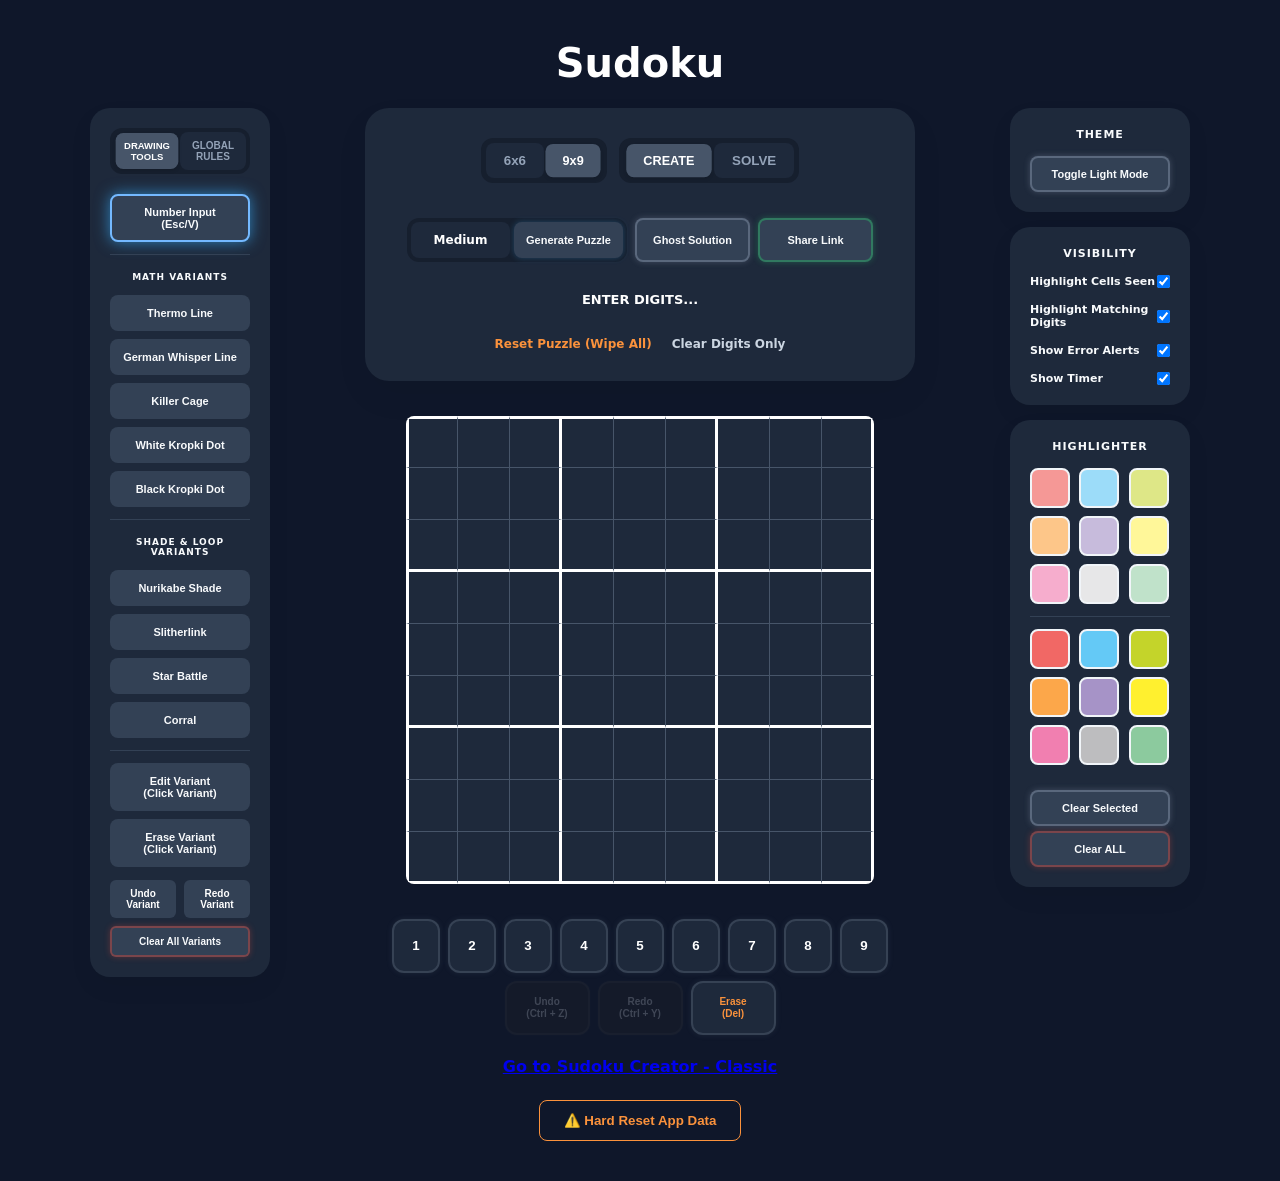
<file: index.html>
<!DOCTYPE html>
<html lang="en">
<head>
    <meta charset="UTF-8">
    <meta name="viewport" content="width=device-width, initial-scale=1.0, maximum-scale=1.0, user-scalable=no">
    <title>Sudoku Logic V1</title>
    <link rel="stylesheet" href="style.css">
    <link rel="icon" href="https://fav.farm/🧩">
</head>

<body class="dark-mode">
    
    <script>
        try {
            const saved = localStorage.getItem('sudoku_autosave');
            if (saved) {
                const data = JSON.parse(saved);
                if (data.darkMode === false) {
                    document.body.classList.remove('dark-mode');
                }
            }
        } catch(e) {}
    </script>
    
    <div id="mobile-overlay" onclick="closeMobileMenu()"></div>
  
    <div id="mobile-toolbar">
        <button id="toolbar-variants-btn" class="toolbar-btn" onclick="openMobileMenu('variants')">✏️ Tools & Rules</button>
        <button class="toolbar-btn" onclick="openMobileMenu('colors')">🖍️ Highlighter</button>
        <button class="toolbar-btn" onclick="openMobileMenu('settings')">⚙️ Settings</button>
    </div>
    
    <h1><span id="puzzle-title" contenteditable="true" spellcheck="false" title="Click to rename your puzzle">Sudoku Logic</span> <span id="difficulty-badge" class="diff-medium">Medium</span></h1>
    
    <div id="app-container">
  
        <div id="left-panel">
            <div class="tool-section" id="variant-tools-panel">
                
                <div class="toggle-group" style="width: 100%; display: flex; padding: 4px; margin-bottom: 5px;">
                    <button id="tab-btn-drawing" class="active" style="flex: 1; padding: 8px 0; font-size: 10px;" onclick="setLeftTab('drawing')">DRAWING TOOLS</button>
                    <button id="tab-btn-rules" style="flex: 1; padding: 8px 0; font-size: 10px;" onclick="setLeftTab('rules')">GLOBAL RULES</button>
                </div>

                <div id="tab-drawing" style="display: flex; flex-direction: column; gap: 8px;">
                    <button id="tool-pointer" class="variant-tool-btn active" onclick="setTool('pointer')">Number Input<br>(Esc/V)</button>
                    
                    <hr class="tool-divider">

                    <h3 style="margin: 5px 0; font-size: 9px;">Math Variants</h3>

                    <div style="display: flex; flex-direction: column; gap: 8px;">
                        
                        <button id="tool-thermo" class="variant-tool-btn" onclick="setTool('thermo')">Thermo Line</button>
                        <button id="tool-whisper" class="variant-tool-btn" onclick="setTool('whisper')">German Whisper Line</button>
                        <button id="tool-killer" class="variant-tool-btn" onclick="setTool('killer')">Killer Cage</button>
                        <button id="tool-kropki-white" class="variant-tool-btn" onclick="setTool('kropki-white')">White Kropki Dot</button> 
                        <button id="tool-kropki-black" class="variant-tool-btn" onclick="setTool('kropki-black')">Black Kropki Dot</button>
                    </div>
                    
                    <hr class="tool-divider">

                    <h3 style="margin: 5px 0; font-size: 9px;">Shade & Loop Variants</h3>

                    <div style="display: flex; flex-direction: column; gap: 8px;">
                    
                        <button id="tool-nurikabe" class="variant-tool-btn" onclick="setTool('nurikabe')">Nurikabe Shade</button>
                        <button id="tool-slitherlink" class="variant-tool-btn" disabled>Slitherlink</button>
                        <button id="tool-starbattle" class="variant-tool-btn" disabled>Star Battle</button>
                        <button id="tool-corral" class="variant-tool-btn" disabled>Corral</button>
                    </div>
                    
                    <hr class="tool-divider">
                    
                    <button id="tool-edit" class="variant-tool-btn" onclick="setTool('edit')">Edit Variant<br>(Click Variant)</button>
                    <button id="tool-eraser" class="variant-tool-btn" onclick="setTool('eraser')">Erase Variant<br>(Click Variant)</button>
                    
                    <div style="display: flex; gap: 8px; margin-top: 5px;">
                        <button id="btn-undo-variant" class="variant-action-btn" style="flex: 1;" onclick="undoVariant()">Undo Variant</button>
                        <button id="btn-redo-variant" class="variant-action-btn" style="flex: 1;" onclick="redoVariant()">Redo Variant</button>
                    </div>
                    
                    <button id="btn-clear-variants" class="variant-action-btn danger" onclick="clearVariantGraphics()">Clear All Variants</button>
                </div>

                <div id="tab-rules" style="display: none; flex-direction: column; gap: 8px;">
                    <h3 style="margin: 5px 0 0 0; color: var(--text-main);">Global Variant Rules</h3>
                    <label class="switch-label">Anti-Knight <input type="checkbox" id="toggle-anti-knight" onchange="toggleAntiKnight()"></label>
                    <label class="switch-label">Anti-King <input type="checkbox" id="toggle-anti-king" onchange="toggleAntiKing()"></label>

                    <hr class="tool-divider" style="margin: 5px 0;">
                    
                    <h3 style="margin: 0; color: var(--text-main);">Grid Modifications</h3>  
                    
                    <label class="switch-label">Jigsaw Regions <input type="checkbox" id="toggle-jigsaw" onchange="toggleJigsawMode()"></label>
                    <label class="switch-label">Suguru Regions <input type="checkbox" id="toggle-suguru" onchange="toggleSuguruMode()"></label>
                    <button id="tool-region" class="variant-tool-btn" style="display: none;" onclick="setTool('region')">Region Painter</button>
                    <button id="btn-reset-regions" class="variant-action-btn danger" style="display: none; margin-bottom: 4px;" onclick="resetRegions()">Reset Regions</button>
                    
                    <label class="switch-label">Fog of War <input type="checkbox" id="toggle-fog" onchange="toggleFogMode()"></label>
                    <button id="tool-fog" class="variant-tool-btn" style="display: none;" onclick="setTool('fog')">☁️ Paint Fog</button>
                    <button id="tool-fog-link" class="variant-tool-btn" style="display: none;" onclick="setTool('fog-link')">🔗 Fog Linker</button>
                    <button id="btn-clear-fog" class="variant-action-btn danger" style="display: none; margin-bottom: 4px;" onclick="clearFogData()">Clear All Fog</button>
                    
                    <label class="switch-label">Torus Mode <input type="checkbox" id="toggle-shift" onchange="toggleShiftMode()"></label>
                    <button id="btn-scramble-torus" class="variant-action-btn active" style="display: none; margin-top: 4px; width: 100%; background: #9b59b6; color: white;" onclick="generateTorusPuzzle()">🎲 Generate Torus</button>
                    <button id="tool-lock" class="variant-tool-btn" style="display: none; margin-top: 4px;" onclick="setTool('lock')">🔒 Lock/Unlock Cell</button>
                    
                    <label class="switch-label">Show Perimeter Cells <input type="checkbox" id="toggle-outer-clues" onchange="toggleOuterClues()"></label>
                    
                    <hr class="tool-divider" style="margin: 5px 0;">
                    
                    <h3 style="margin: 0; color: var(--text-main);">Perimeter Rules</h3>
                    <label class="switch-label">Sandwich Sums <input type="checkbox" id="rule-sandwich" onchange="togglePerimeterRule()"></label>
                    <label class="switch-label">Skyscrapers <input type="checkbox" id="rule-skyscraper" onchange="togglePerimeterRule()"></label>
                    <label class="switch-label">Frames <input type="checkbox" id="rule-frames" onchange="togglePerimeterRule()"></label>
                    <label class="switch-label">Numbered Rooms <input type="checkbox" id="rule-rooms" onchange="togglePerimeterRule()"></label>
                </div>

            </div>

            <div class="tool-section" id="game-rules-panel" style="display: none; margin-top: 15px;">
                <h3>Game Rules</h3>
                <ul id="game-rules-list" style="margin: 0; padding-left: 20px; font-size: 0.85rem; color: var(--text-main); line-height: 1.5; text-align: left;">
                </ul>
            </div>
            
            <div class="tool-section mobile-theme-only" style="margin-top: 15px; width: 100%;">
                <h3>Theme</h3>
                <button class="clear-color-btn btn-theme" style="width: 100%;" onclick="toggleDarkMode()">Toggle Light Mode</button>
            </div>    
        </div>

        <div class="game-column">
            <div class="main-card">
                <div class="row">
                    <div class="toggle-group" id="size-selector">
                        <button id="size6" onclick="setGridSize(6)">6x6</button>
                        <button id="size9" class="active" onclick="setGridSize(9)">9x9</button>
                    </div>
                    <div class="toggle-group">
                        <button id="modeCreate" class="active" onclick="setAppMode('create')">CREATE</button>
                        <button id="modeSolve" onclick="setAppMode('solve')">SOLVE</button>
                    </div>
                    <div id="timer" style="display:none; font-size: 22px; font-weight: 800;">00:00</div>
                    <button id="pause-btn" class="btn" style="display:none; padding: 10px 15px;" onclick="togglePause()">Pause</button>
                </div>
                    
                <div id="gen-controls" style="display: grid; grid-template-columns: repeat(4, 1fr); gap: 8px; width: 100%; max-width: calc(var(--cell-size) * 9); margin: 15px auto 0 auto;">
                    <div class="toggle-group" style="grid-column: span 2; display: flex; padding: 4px; gap: 4px;">
                        <div class="custom-dropdown" id="diff-wrapper">
                            <input type="hidden" id="diff" value="medium">
                            
                            <div id="diff-selected" onclick="toggleDropdown()">Medium</div>
                            <div id="diff-options" class="dropdown-content">
                                <div onclick="selectDiff('easy')">Easy</div>
                                <div onclick="selectDiff('medium')">Medium</div>
                                <div onclick="selectDiff('hard')">Hard</div>
                            </div>
                        </div>
                        <button id="gen-btn" class="btn gen-action-btn" style="flex: 1; margin: 0; padding: 8px 5px;" onclick="generateNew()">Generate Puzzle</button>
                    </div>
                    
                    <button id="ghost-btn" class="btn gen-action-btn" style="width: 100%; margin: 0; padding: 8px 5px;" onclick="toggleGhost()">Ghost Solution</button>
                    <button id="export-btn" class="btn gen-action-btn" style="width: 100%; margin: 0; padding: 8px 5px;" onclick="exportPuzzleLink()">Share Link</button>
                </div>
            
                <div id="status-label" style="font-size: 13px; font-weight: 800; text-transform: uppercase; min-height: 1.5em; margin-top: 10px;">Enter Digits...</div>
                
                <div style="display: flex; gap: 20px; font-size: 12px; margin-top: 5px;">
                    
                    <div id="create-mode-actions" style="display: flex; gap: 20px;">
                        <a href="#" style="color: var(--danger); text-decoration: none; font-weight: 600;" onclick="handleClearAllCreate()">Reset Puzzle (Wipe All)</a>
                        <a href="#" class="util-link" style="text-decoration: none; font-weight: 600;" onclick="handleClearDigitsCreate()">Clear Digits Only</a>
                    </div>
                    
                    <div id="solve-mode-actions" style="display: none; gap: 20px;">
                        <a href="#" style="color: var(--danger); text-decoration: none; font-weight: 600;" onclick="handleResetSolve()">Reset Puzzle (Restart)</a>
                        
                        <a href="#" id="clear-inputs-link" class="util-link" style="text-decoration: none; font-weight: 600;" onclick="handleClearUserInputs()">Clear User Inputs</a>
                        
                        <a href="#" id="clean-pencils-link" class="util-link" style="text-decoration: none; font-weight: 600;" onclick="handleClearPencils()">Clear Pencils Only</a>
                        <a href="#" id="btn-autofill-pencils" class="util-link" style="display:none; text-decoration: none; font-weight: 600;" onclick="autoFillPencils()">Auto-Fill Pencils</a>
                    </div>
            
                </div>
            </div>

            <div id="grid-wrapper">
                <div id="grid" class="grid"></div>
                <div id="torus-grid" style="display: none; position: absolute; top: 0; left: 0; width: 100%; height: 100%; overflow: hidden; background: transparent; z-index: 5; pointer-events: none;"></div>
                <div id="variant-overlay"></div>
                <svg id="svg-layer"></svg>
                
                <div id="pause-overlay" class="overlay">
                    <h2>Game Paused</h2>
                    <button class="btn btn-primary" style="margin-top:15px;" onclick="togglePause()">Resume</button>
                </div>
                <div id="win-overlay" class="overlay">
                    <h2 style="color: var(--success); font-size: 34px; margin-bottom: 5px;">SOLVED!</h2>
                    <p id="final-time" style="margin-bottom: 10px; font-weight: 800; font-size: 18px;"></p>
                    <div style="display: flex; flex-direction: column; gap: 8px; width: 90%;">
                        <button class="btn btn-primary" style="background: var(--success);" onclick="restartSameLevel()">Play Again (Same Board)</button>
                        
                        <div class="win-grid" style="display: grid; grid-template-columns: repeat(3, 1fr); gap: 5px; width: 100%;">
                            <div class="win-grid-label">New 6x6 Game</div>
                            
                            <button class="btn btn-secondary" style="padding: 10px 2px; font-size: 10px; background: #64748b; color: white; border:none; border-radius: 8px;" onclick="generateWithDiff(6, 'easy')">Easy</button>
                            <button class="btn btn-secondary" style="padding: 10px 2px; font-size: 10px; background: #64748b; color: white; border:none; border-radius: 8px;" onclick="generateWithDiff(6, 'medium')">Medium</button>
                            <button class="btn btn-secondary" style="padding: 10px 2px; font-size: 10px; background: #64748b; color: white; border:none; border-radius: 8px;" onclick="generateWithDiff(6, 'hard')">Hard</button>
                            
                            <div class="win-grid-label">New 9x9 Game</div>
                            
                            <button class="btn btn-secondary" style="padding: 10px 2px; font-size: 10px; background: #64748b; color: white; border:none; border-radius: 8px;" onclick="generateWithDiff(9, 'easy')">Easy</button>
                            <button class="btn btn-secondary" style="padding: 10px 2px; font-size: 10px; background: #64748b; color: white; border:none; border-radius: 8px;" onclick="generateWithDiff(9, 'medium')">Medium</button>
                            <button class="btn btn-secondary" style="padding: 10px 2px; font-size: 10px; background: #64748b; color: white; border:none; border-radius: 8px;" onclick="generateWithDiff(9, 'hard')">Hard</button>
                        </div>
                
                        <button class="btn btn-secondary" style="background: #64748b; color: white; border:none; padding: 12px; border-radius: 10px;" onclick="hideWinOverlay()">View My Solve</button>
                        <button class="btn btn-secondary" style="background: var(--dark); color: white; border:none; padding: 12px; border-radius: 10px;" onclick="exitToCreate()">Back to Create Mode</button>
                    </div>
                </div>
                <div id="return-win-btn" onclick="showWinOverlay()" style="display:none; ">Show Result Options</div>
            </div> <div class="numpad" id="numpad" style="margin-top: 30px; width: 100%;"></div>
            
            <a href="classic.html" class="btn btn-secondary">Go to Sudoku Creator - Classic</a>
            <button class="btn btn-secondary" 
                    style="margin-top: 10px; color: var(--danger); border: 1px solid var(--danger); background: transparent;" 
                    onclick="hardResetApp()">
                ⚠️ Hard Reset App Data
            </button>
            
        </div> 
        
        <div class="side-panel">

            <div class="tool-section desktop-theme-only" style="margin: 0; width: 100%;">
                <h3>Theme</h3>
                <button class="clear-color-btn btn-theme" style="width: 100%;" onclick="toggleDarkMode()">Toggle Light Mode</button>
            </div>
                
            <div class="tool-section">
                <h3>Visibility</h3>
                <label class="switch-label">Highlight Cells Seen <input type="checkbox" id="toggle-seen" checked onchange="updateUI()"></label>
                <label class="switch-label">Highlight Matching Digits <input type="checkbox" id="toggle-match" checked onchange="updateUI()"></label>
                <label class="switch-label">Show Error Alerts <input type="checkbox" id="toggle-errors" checked onchange="updateUI()"></label>
                <label class="switch-label">Show Timer <input type="checkbox" id="toggle-timer" checked onchange="toggleTimerVis()"></label>
            </div>
            
            <div class="tool-section" style="margin: 0; width: 100%;">
                <h3>Highlighter</h3>
                <div class="color-grid" id="highlighter-tools" style="margin-bottom: 10px;"></div>
                <div style="display: flex; flex-direction: column; gap: 5px;">
                    <button class="clear-color-btn" onclick="applyColor(null)">Clear Selected</button>
                    <button id="clear-all-btn" class="clear-color-btn" onclick="clearAllHighlights()">Clear ALL</button>
                </div>
            </div>
        </div>
    </div> 
    <canvas id="confetti"></canvas>

    <script type="module" src="./src/advanced-main.js"></script>
</body>
</html>
</file>
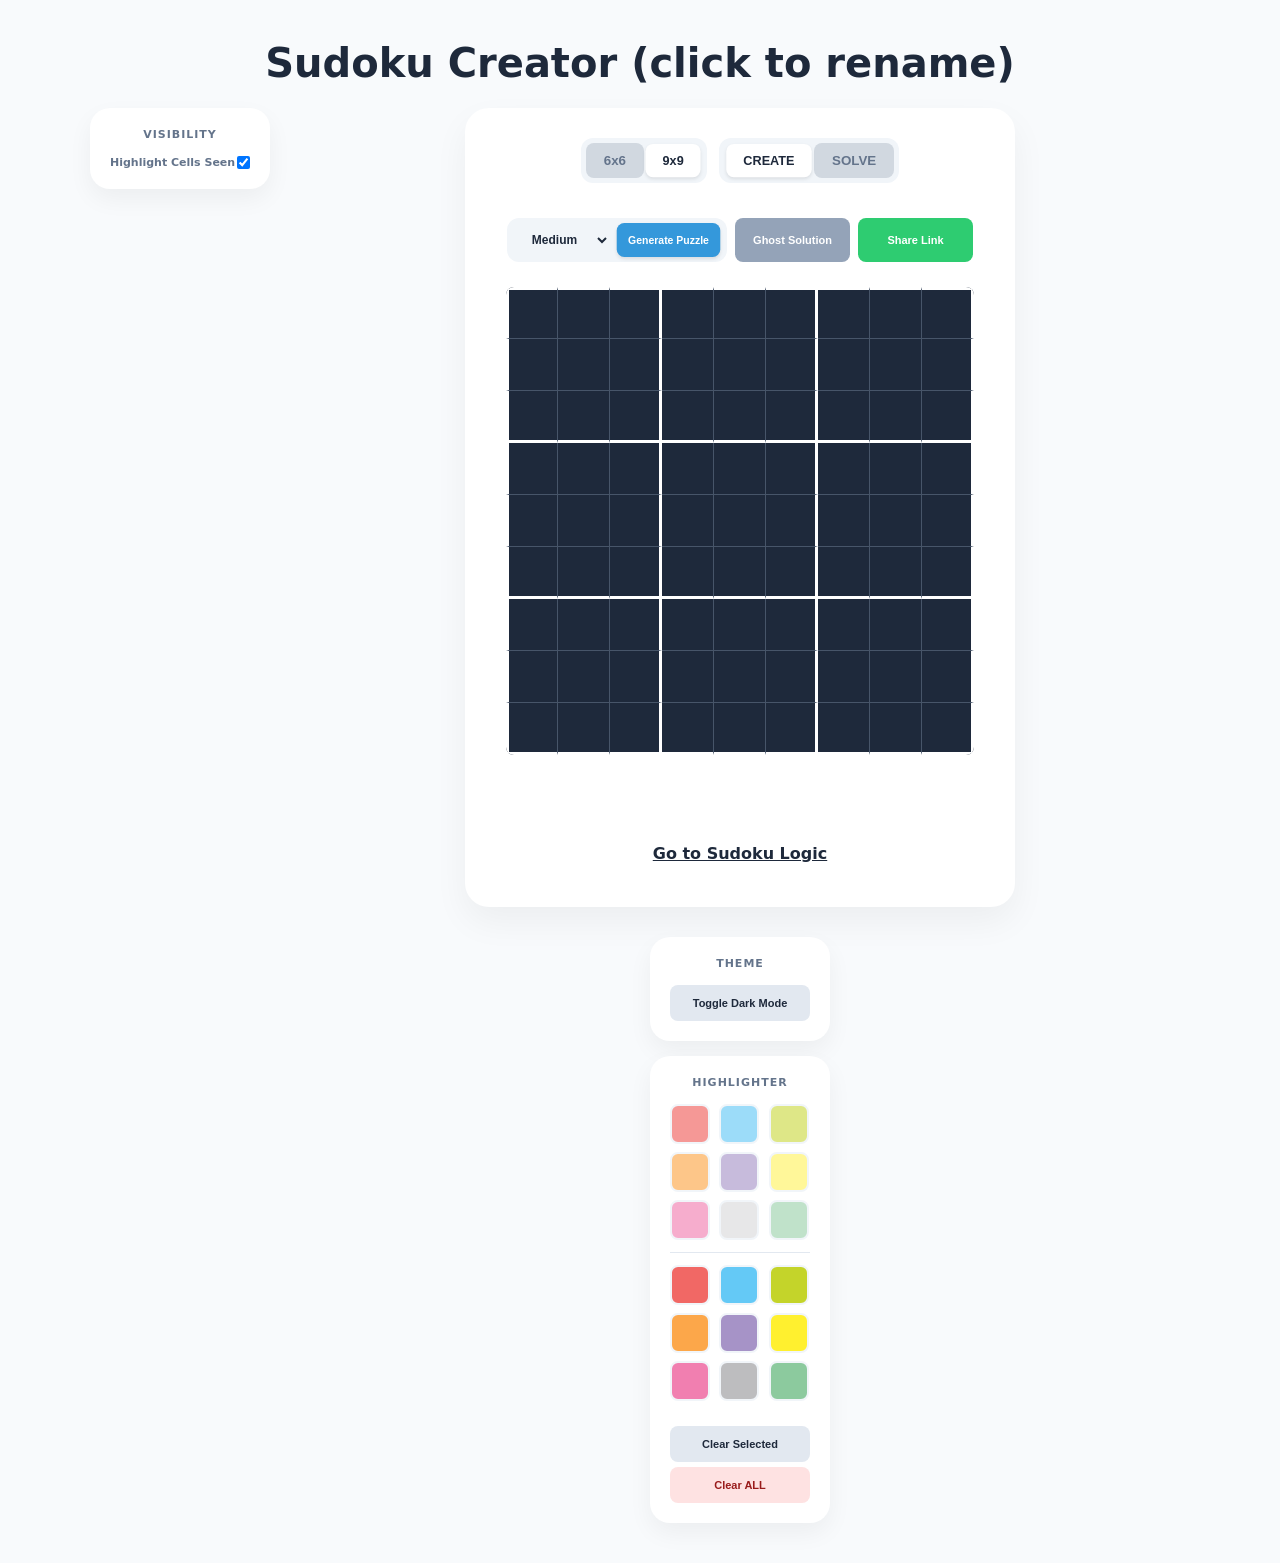
<file: classic.html>
<!DOCTYPE html>
<html lang="en">
<head>
    <meta charset="UTF-8">
    <meta name="viewport" content="width=device-width, initial-scale=1.0, maximum-scale=1.0, user-scalable=no">
    <title>Sudoku Creator - Classic V1</title>
    <link rel="stylesheet" href="style.css">
    <link rel="icon" href="https://fav.farm/🧩">
</head>
<body>
    <div id="mobile-overlay" onclick="closeMobileMenu()"></div>
    <div id="mobile-toolbar">
        <button class="toolbar-btn" onclick="openMobileMenu('colors')">🖍️ Highlighter</button>
        <button class="toolbar-btn" onclick="openMobileMenu('settings')">⚙️ Settings</button>
    </div>

    <h1><span id="puzzle-title" contenteditable="true" spellcheck="false" title="Click to rename your puzzle">Sudoku Creator (click to rename)</span> <span id="difficulty-badge" class="diff-medium">Medium</span></h1>
    
    <div id="app-container">
        
        <div id="left-panel">
            <div class="tool-section">
                <h3>Visibility</h3>
                <label class="switch-label">Highlight Cells Seen <input type="checkbox" id="toggle-seen" checked onchange="updateUI()"></label>
            </div>
            
            <div class="tool-section mobile-theme-only" style="margin-top: 15px; width: 100%;">
                <h3>Theme</h3>
                <button class="clear-color-btn btn-theme" style="width: 100%;" onclick="toggleDarkMode()">Toggle Dark Mode</button>
            </div>
            
        </div>

        <div class="game-column">
            <div class="main-card">
                <div class="row">
                    <div class="toggle-group" id="size-selector">
                        <button id="size6" onclick="setGridSize(6)">6x6</button>
                        <button id="size9" class="active" onclick="setGridSize(9)">9x9</button>
                    </div>
                    <div class="toggle-group">
                        <button id="modeCreate" class="active" onclick="setAppMode('create')">CREATE</button>
                        <button id="modeSolve" onclick="setAppMode('solve')">SOLVE</button>
                    </div>
                    <div id="timer" style="display:none; font-size: 22px; font-weight: 800;">00:00</div>
                    <button id="pause-btn" class="btn" style="display:none; padding: 10px 15px;" onclick="togglePause()">Pause</button>
                </div>

                <div id="gen-controls" style="display: grid; grid-template-columns: repeat(4, 1fr); gap: 8px; width: 100%; max-width: calc(var(--cell-size) * 9); margin: 15px auto 0 auto;">
                    <div class="toggle-group" style="grid-column: span 2; display: flex; padding: 4px; gap: 4px;">
                        <select id="diff" style="flex: 1; background: transparent; border: none; text-align: center; text-align-last: center; font-weight: 800; cursor: pointer; color: var(--text-main); font-size: 12px; outline: none;">
                            <option value="easy">Easy</option>
                            <option value="medium" selected>Medium</option>
                            <option value="hard">Hard</option>
                        </select>
                        <button id="gen-btn" class="btn gen-action-btn active" style="flex: 1; margin: 0; padding: 8px 5px;" onclick="generateNew()">Generate Puzzle</button>
                    </div>
                
                    <button id="ghost-btn" class="btn gen-action-btn" style="width: 100%; margin: 0; padding: 8px 5px;" onclick="toggleGhost()">Ghost Solution</button>
                    <button id="export-btn" class="btn gen-action-btn" style="width: 100%; margin: 0; padding: 8px 5px;" onclick="exportPuzzleLink()">Share Link</button>
                </div>

            <div id="grid-wrapper">
                <div id="grid" class="grid"></div>
                <div id="pause-overlay" class="overlay">
                    <h2>Game Paused</h2>
                    <button class="btn btn-primary" style="margin-top:15px;" onclick="togglePause()">Resume</button>
                </div>
                <div id="win-overlay" class="overlay">
                    <h2 style="color: var(--success); font-size: 34px; margin-bottom: 5px;">SOLVED!</h2>
                    <p id="final-time" style="margin-bottom: 10px; font-weight: 800; font-size: 18px;"></p>
                    <div style="display: flex; flex-direction: column; gap: 8px; width: 90%;">
                        <button class="btn btn-primary" style="background: var(--success);" onclick="restartSameLevel()">Play Again (Same Board)</button>
                        
                        <div class="win-grid" style="display: grid; grid-template-columns: repeat(3, 1fr); gap: 5px; width: 100%;">
                            <div class="win-grid-label">New 6x6 Game</div>
                            
                            <button class="btn btn-secondary" style="padding: 10px 2px; font-size: 10px; background: #64748b; color: white; border:none; border-radius: 8px;" onclick="generateWithDiff(6, 'easy')">Easy</button>
                            <button class="btn btn-secondary" style="padding: 10px 2px; font-size: 10px; background: #64748b; color: white; border:none; border-radius: 8px;" onclick="generateWithDiff(6, 'medium')">Medium</button>
                            <button class="btn btn-secondary" style="padding: 10px 2px; font-size: 10px; background: #64748b; color: white; border:none; border-radius: 8px;" onclick="generateWithDiff(6, 'hard')">Hard</button>
                            
                            <div class="win-grid-label">New 9x9 Game</div>
                            
                            <button class="btn btn-secondary" style="padding: 10px 2px; font-size: 10px; background: #64748b; color: white; border:none; border-radius: 8px;" onclick="generateWithDiff(9, 'easy')">Easy</button>
                            <button class="btn btn-secondary" style="padding: 10px 2px; font-size: 10px; background: #64748b; color: white; border:none; border-radius: 8px;" onclick="generateWithDiff(9, 'medium')">Medium</button>
                            <button class="btn btn-secondary" style="padding: 10px 2px; font-size: 10px; background: #64748b; color: white; border:none; border-radius: 8px;" onclick="generateWithDiff(9, 'hard')">Hard</button>
                        </div>
                
                        <button class="btn btn-secondary" style="background: #64748b; color: white; border:none; padding: 12px; border-radius: 10px;" onclick="hideWinOverlay()">View My Solve</button>
                        <button class="btn btn-secondary" style="background: var(--dark); color: white; border:none; padding: 12px; border-radius: 10px;" onclick="exitToCreate()">Back to Create Mode</button>
                    </div>
                </div>
                <div id="return-win-btn" onclick="showWinOverlay()" style="display:none; ...">Show Result Options</div>
            </div> <div class="numpad" id="numpad" style="margin-top: 30px; width: 100%;"></div>
                    
            <a href="index.html" class="btn btn-secondary">Go to Sudoku Logic</a>
          
        </div> 
           
        <div class="side-panel">

            <div class="tool-section desktop-theme-only" style="margin: 0; width: 100%;">
                <h3>Theme</h3>
                <button class="clear-color-btn btn-theme" style="width: 100%;" onclick="toggleDarkMode()">Toggle Dark Mode</button>
            </div>

            <div class="tool-section" style="margin: 0; width: 100%;">
                <h3>Highlighter</h3>
                <div class="color-grid" id="highlighter-tools" style="margin-bottom: 10px;"></div>
                <div style="display: flex; flex-direction: column; gap: 5px;">
                    <button class="clear-color-btn" onclick="applyColor(null)">Clear Selected</button>
                    <button id="clear-all-btn" class="clear-color-btn" onclick="clearAllHighlights()">Clear ALL</button>
                </div>
            </div>
        
        </div>
    </div> 
    <canvas id="confetti"></canvas>

    <script type="module" src="./src/classic-main.js"></script>
</body>
</html>
</file>
<file: style.css>
:root {
    --cell-size: 52px; 
    --bg-color: #f8fafc; 
    --primary: #000000;
    --danger: #e74c3c; 
    --dark: #1e293b; 
    --success: #2ecc71;
    --card-bg: white; 
    --text-main: #1e293b;
    --grid-line: #1e293b;
    --pencil-active: #f1c40f;
}

body.dark-mode {
    --bg-color: #0f172a; 
    --primary: #ffffff;
    --danger: #fb923c;
    --card-bg: #1e293b;
    --text-main: #ffffff;
    --grid-line: #ffffff; 
}

* { box-sizing: border-box; margin: 0; padding: 0; }
body { 
    font-family: 'Inter', system-ui, sans-serif; background: var(--bg-color); 
    display: flex; flex-direction: column; align-items: center; 
    padding: 40px 20px; color: var(--text-main); transition: background 0.3s;
}

/* NUCLEAR ZOOM LOCK: Prevents double-tap zooming on all interactive elements */
button, select, input, a { touch-action: manipulation !important; }

h1 { margin-bottom: 20px; font-size: 2.5rem; color: var(--text-main); display: flex; align-items: center; gap: 10px; }

/* --- EDITABLE PUZZLE TITLE --- */
#puzzle-title {
    outline: none;
    border-bottom: 2px dashed transparent;
    transition: border-color 0.2s;
    cursor: text;
}

#puzzle-title:hover { border-bottom-color: #cbd5e1; }
body.dark-mode #puzzle-title:hover { border-bottom-color: #475569; }
#puzzle-title:focus { border-bottom-color: var(--primary); }

/* =========================================
   APP LAYOUT (THE 3-COLUMN LOCK)
========================================= */

#app-container { 
    display: flex; 
    flex-direction: row;     /* FORCE ROW LAYOUT */
    flex-wrap: nowrap;       /* STRICTLY PREVENT STACKING */
    gap: 20px; 
    align-items: flex-start; 
    justify-content: center; 
    max-width: 1100px; 
    width: 100%; 
}

#left-panel { 
    flex: 0 0 180px; /* Rigid 180px width, no shrinking/growing */
    width: 180px;
    display: flex; 
    flex-direction: column; 
    gap: 15px; 
}

.side-panel {
    flex: 0 0 180px; /* Rigid 180px width, no shrinking/growing */
    width: 180px;
    display: flex; 
    flex-direction: column; 
    gap: 15px;
    background: transparent;
    box-shadow: none;
    padding: 0;
}

.game-column { 
    flex: 1 1 auto; /* Allow growth, but respect min-width */
    min-width: 0;   /* CRITICAL: Prevents flex children from blowing out the layout */
    display: flex; 
    flex-direction: column; 
    align-items: center; 
}

.tool-section {
    background: var(--card-bg); 
    padding: 20px; 
    border-radius: 20px;
    box-shadow: 0 10px 25px rgba(0,0,0,0.05); 
    width: 100%; 
    display: flex; 
    flex-direction: column; 
    gap: 15px;
}

.tool-section h3 { font-size: 11px; text-transform: uppercase; letter-spacing: 1px; color: #64748b; text-align: center; }
body.dark-mode .tool-section h3 { color: #f8fafc; }

.main-card {
    background: var(--card-bg); 
    padding: 30px; 
    border-radius: 24px;
    box-shadow: 0 15px 35px rgba(0,0,0,0.05); 
    width: 100%; 
    max-width: 550px;
    display: flex; 
    flex-direction: column; 
    gap: 20px; 
    align-items: center; 
    margin-bottom: 30px;
}

/* =========================================
   UI COMPONENTS
========================================= */

.switch-label { display: flex; align-items: center; justify-content: space-between; font-size: 11px; font-weight: 800; cursor: pointer; color: #64748b; }
body.dark-mode .switch-label { color: #f8fafc; }
.color-grid { display: grid; grid-template-columns: repeat(3, 1fr); gap: 8px; }

/* --- HIGHLIGHTER COLOR SWATCHES --- */
.color-btn { 
    width: 40px; height: 40px; border-radius: 8px; border: 2px solid #f1f5f9; cursor: pointer; 
    transition: all 0.2s cubic-bezier(0.4, 0, 0.2, 1); 
}
.color-btn:hover { transform: translateY(-2px); box-shadow: 0 4px 8px rgba(0, 0, 0, 0.08); }
.color-btn:active { transform: translateY(1px); box-shadow: none; }

/* --- HIGHLIGHTER & THEME CLEAR BUTTONS --- */
.clear-color-btn { 
    padding: 10px; font-size: 11px; font-weight: 700; background: #e2e8f0; color: var(--text-main);
    border: 2px solid transparent; border-radius: 8px; cursor: pointer; transition: all 0.2s cubic-bezier(0.4, 0, 0.2, 1);
}
.clear-color-btn:hover { background: #cbd5e1; transform: translateY(-2px); box-shadow: 0 4px 8px rgba(0,0,0,0.08); }
.clear-color-btn:active { transform: translateY(1px); box-shadow: none; }

#clear-all-btn { background: #fee2e2; color: #991b1b; }
#clear-all-btn:hover { background: #fecaca; }

body.dark-mode .clear-color-btn, body.dark-mode #clear-all-btn { background: #334155; color: #f8fafc; }
body.dark-mode .clear-color-btn:hover, body.dark-mode #clear-all-btn:hover { background: #475569; }

body.dark-mode .clear-color-btn { border-color: rgba(148, 163, 184, 0.4); box-shadow: 0 0 6px rgba(148, 163, 184, 0.3); }
body.dark-mode #clear-all-btn { border-color: rgba(231, 76, 60, 0.4); box-shadow: 0 0 6px rgba(231, 76, 60, 0.3); }
body.dark-mode .clear-color-btn:hover { border-color: #cbd5e1; box-shadow: 0 0 15px rgba(148, 163, 184, 0.8); }
body.dark-mode #clear-all-btn:hover { border-color: #f1948a; box-shadow: 0 0 15px rgba(231, 76, 60, 0.8); }

/* =========================================
   GRID & LAYERS
========================================= */

#grid-wrapper { 
    padding: 5px; border-radius: 8px; position: relative;
    display: flex; flex-direction: column; align-items: center; touch-action: none; 
}

#svg-layer {
    position: absolute; top: 0; left: 0; width: 100%; height: 100%;
    pointer-events: none; z-index: 10; overflow: visible !important;
}

.grid { display: grid; overflow: hidden; border-radius: 8px; }

.cell {
    width: var(--cell-size); height: var(--cell-size); box-sizing: border-box;
    min-width: 50px; min-height: 50px; background-color: var(--card-bg);
    display: flex; align-items: center; justify-content: center;
    font-size: 24px; font-weight: 700; cursor: pointer; user-select: none; position: relative;
    color: var(--text-main); transition: background 0.1s; touch-action: none;
}

/* --- PERIMETER CLUE CELLS --- */
.clue-cell {
    width: var(--cell-size); height: var(--cell-size); display: flex; align-items: center; justify-content: center;
    font-size: 24px; font-weight: 700; color: var(--text-main); cursor: pointer; user-select: none;
    transition: background 0.2s, border 0.2s; border-radius: 6px; box-sizing: border-box; border: 1px solid transparent; 
}
.clue-cell.active-clue { border: 1px solid var(--grid-line); border-radius: 0; }
.clue-cell:hover { background: rgba(100, 116, 139, 0.1); }
.clue-corner { width: var(--cell-size); height: var(--cell-size); pointer-events: none; }

body.dark-mode .clue-cell { color: #f8fafc; }
body.dark-mode .clue-cell:hover { background: rgba(248, 250, 252, 0.1); }

/* --- KROPKI DOTS --- */
.kropki-dot { transition: all 0.2s; r: 5px !important; stroke-width: 1.5px !important; }
body.dark-mode .kropki-dot[fill="black"], body.dark-mode .kropki-dot[fill="#000000"] {
    stroke: var(--grid-line) !important; stroke-width: 2px !important;
}

.n-btn, .btn, .variant-tool-btn, .clear-color-btn, .color-btn { touch-action: manipulation; }

/* Cell Number Colors */
.cell.given { color: #64748b; }
.cell.user { color: var(--primary); font-style: italic; }
.cell.error { color: var(--danger) !important; }
.cell.selected { z-index: 2; outline: none; }
body.dark-mode .cell.given { color: #38bdf8; font-weight: 800; }
body.dark-mode .cell.user { color: #f8fafc; }
body.dark-mode .cell.error { color: #fb923c !important; }

/* Pencil Mark Colors */
.pencil-grid { display: grid; grid-template-columns: repeat(3, 1fr); width: 100%; height: 100%; position: absolute; pointer-events: none; padding: 18%; box-sizing: border-box; }
.pencil-num { font-size: 10px; color: #000000; display: flex; align-items: center; justify-content: center; font-weight: bold; line-height: 1; }
.pencil-num.error { font-size: 9px; color: var(--danger) !important; font-weight: bold; }
body.dark-mode .pencil-num { font-size: 10px; color: #f8fafc; font-weight: bold; line-height: 1; }
body.dark-mode .pencil-num.error { font-size: 9px; color: #fb923c !important; font-weight: bold; }

/* =========================================
   CONTROLS & BUTTONS
========================================= */

.row { display: flex; gap: 12px; align-items: center; justify-content: center; width: 100%; }

.toggle-group { display: flex; background: #f1f5f9; border-radius: 12px; padding: 5px; }
body.dark-mode .toggle-group { background: #161f2e; }

.toggle-group button { 
    border: none; padding: 10px 18px; border-radius: 8px; cursor: pointer; font-weight: 600; 
    background: #d1d8e0; color: #64748b; transition: all 0.2s;
}
body.dark-mode .toggle-group button { background: #1e293b; color: #94a3b8; }

.toggle-group button:not(.active):hover { color: var(--dark); }
body.dark-mode .toggle-group button:not(.active):hover { color: #ffffff; }

.toggle-group button.active { 
    background: white; color: var(--dark); pointer-events: none; box-shadow: 0 2px 4px rgba(0,0,0,0.1); transform: scale(0.95);
}
body.dark-mode .toggle-group button.active { background: #475569; color: white; }

.btn { 
    padding: 12px 24px; cursor: pointer; border-radius: 8px; border: 2px solid transparent; 
    font-weight: 700; transition: all 0.2s cubic-bezier(0.4, 0, 0.2, 1); text-align: center;
}
.btn:hover { transform: translateY(-2px); box-shadow: 0 4px 8px rgba(0, 0, 0, 0.08); }
.btn:active { transform: translateY(1px); box-shadow: none; }
.btn-primary { background: #3498db; color: #ffffff; }
body.dark-mode .btn-primary:hover { box-shadow: 0 0 15px rgba(52, 152, 219, 0.8); border-color: #74b9ff; }

/* --- GENERATOR CONTROLS --- */
#gen-controls {
    display: flex !important; justify-content: center;  gap: 8px; width: 100%;
    max-width: calc(var(--cell-size) * 9) !important; margin: 15px auto 0 auto !important;
}
#gen-controls > .gen-action-btn {
    flex: 0 0 115px !important; width: 115px !important; height: 44px !important; padding: 0 !important; 
    display: flex; align-items: center; justify-content: center; box-sizing: border-box;
}
#gen-controls .toggle-group { 
    flex: 0 0 220px !important; width: 220px !important; height: 44px !important; box-sizing: border-box; margin: 0 !important;
}

.gen-toggle-pill { grid-column: span 2; display: flex; background: #f1f5f9; border-radius: 8px; padding: 4px; gap: 4px; }
body.dark-mode .gen-toggle-pill { background: #1e293b; }

.gen-toggle-pill select { flex: 1; background: transparent; border: none; outline: none; color: var(--text-main); font-weight: bold; cursor: pointer; text-align: center; text-align-last: center; }
.gen-toggle-pill button { flex: 1; background: #ffffff; border: none; border-radius: 6px; color: var(--text-main); font-weight: bold; font-size: 12px; cursor: pointer; box-shadow: 0 2px 4px rgba(0,0,0,0.05); }
body.dark-mode .gen-toggle-pill button { background: #334155; color: #f8fafc; }

.gen-action-btn { padding: 12px; font-size: 11px; }

#gen-btn { background: #3498db; color: white; }
#ghost-btn { background: #94a3b8; color: white; }
#export-btn { background: var(--success); color: white; }

#gen-btn:hover { background: #2980b9; }
#ghost-btn:hover { background: #7f8fa6; }
#export-btn:hover { background: #27ae60; }

body.dark-mode #gen-btn, body.dark-mode #ghost-btn, body.dark-mode #export-btn { background: #334155; color: #f8fafc; }
body.dark-mode #gen-btn:hover, body.dark-mode #ghost-btn:hover, body.dark-mode #export-btn:hover { background: #475569; }

body.dark-mode #gen-btn { border-color: rgba(52, 152, 219, 0.4); box-shadow: 0 0 6px rgba(52, 152, 219, 0.3); }
body.dark-mode #ghost-btn { border-color: rgba(148, 163, 184, 0.4); box-shadow: 0 0 6px rgba(148, 163, 184, 0.3); }
body.dark-mode #export-btn { border-color: rgba(46, 204, 113, 0.4); box-shadow: 0 0 6px rgba(46, 204, 113, 0.3); }
body.dark-mode #gen-btn:hover { border-color: #74b9ff; box-shadow: 0 0 15px rgba(52, 152, 219, 0.8); }
body.dark-mode #ghost-btn:hover { border-color: #cbd5e1; box-shadow: 0 0 15px rgba(148, 163, 184, 0.8); }
body.dark-mode #export-btn:hover { border-color: #8ce09f; box-shadow: 0 0 15px rgba(46, 204, 113, 0.8); }

/* --- NUMPAD --- */
.numpad-row { display: flex; gap: 8px; justify-content: center; margin-bottom: 8px; }
.n-btn { 
    width: 48px; height: 54px; border-radius: 12px; border: 2px solid #e2e8f0; background: var(--card-bg); 
    color: var(--text-main); font-weight: 800; cursor: pointer; line-height: 1.2; transition: all 0.2s cubic-bezier(0.4, 0, 0.2, 1);
}
.n-btn:not(:disabled):hover { transform: translateY(-2px); box-shadow: 0 4px 8px rgba(0, 0, 0, 0.08); border-color: #cbd5e1; }
.n-btn:not(:disabled):active { transform: translateY(1px); box-shadow: none; }
body.dark-mode .n-btn { border-color: rgba(148, 163, 184, 0.2); box-shadow: 0 0 6px rgba(148, 163, 184, 0.1); }
body.dark-mode .n-btn:not(:disabled):hover { border-color: #74b9ff; box-shadow: 0 0 15px rgba(52, 152, 219, 0.6); }
body.dark-mode .n-btn[style*="var(--danger)"]:not(:disabled):hover { border-color: #f1948a; box-shadow: 0 0 15px rgba(231, 76, 60, 0.8); }

.n-btn.pencil-active { background: var(--pencil-active) !important; color: #000000 !important; border-color: #d4ac0d; }
body.dark-mode .n-btn.pencil-active { box-shadow: 0 0 15px rgba(241, 196, 15, 0.6); border-color: #f1c40f; }
.n-btn:disabled { opacity: 0.2; cursor: not-allowed; filter: grayscale(1); }

/* --- STATUS & LABELS --- */
.overlay { position: absolute; inset: 0; background: var(--card-bg); display: none; flex-direction: column; align-items: center; justify-content: center; z-index: 100; border-radius: 8px; }
#status-label, #timer, #difficulty-badge { color: var(--text-main); }
.main-card a, .main-card span { color: var(--text-main); }
.main-card .row div { font-size: 11px; font-weight: 600; color: #64748b; cursor: pointer; }
body.dark-mode .main-card .row div { color: #cbd5e1; }
body.dark-mode .main-card .row div:hover { color: #ffffff; }

#difficulty-badge { padding: 4px 12px; border-radius: 20px; font-size: 11px; font-weight: 900; text-transform: uppercase; border: 2px solid transparent; }
#difficulty-badge.diff-easy { background: #dcfce7; color: #166534; }
#difficulty-badge.diff-medium { background: #fef08a; color: #854d0e; }
#difficulty-badge.diff-hard { background: #fee2e2; color: #991b1b; }

body.dark-mode #difficulty-badge.diff-easy { background: #334155; color: #4ade80; border-color: rgba(74, 222, 128, 0.4); box-shadow: 0 0 6px rgba(74, 222, 128, 0.2); }
body.dark-mode #difficulty-badge.diff-medium { background: #334155; color: #facc15; border-color: rgba(250, 204, 21, 0.4); box-shadow: 0 0 6px rgba(250, 204, 21, 0.2); }
body.dark-mode #difficulty-badge.diff-hard { background: #334155; color: #f87171; border-color: rgba(248, 113, 113, 0.4); box-shadow: 0 0 6px rgba(248, 113, 113, 0.2); }
body.dark-mode #difficulty-badge { background: #334155; color: #ffffff; }

#pause-btn { background: #64748b; color: white; }
body.dark-mode #pause-btn { background: #334155; }
.util-link { color: #64748b; text-decoration: none; font-weight: 600; }
body.dark-mode .util-link { color: #cbd5e1; }

.win-grid-label { grid-column: span 3; font-size: 10px; font-weight: 800; text-transform: uppercase; color: #64748b; margin-top: 5px; }
body.dark-mode .win-grid-label { color: #f8fafc; }

#return-win-btn { width: 100%; background: var(--dark); color: #f8fafc; padding: 15px 0; font-weight: 800; cursor: pointer; text-decoration: underline; text-align: center; border-bottom-left-radius: 8px; border-bottom-right-radius: 8px; }
body.dark-mode #return-win-btn { color: var(--text-main); }
#confetti { position: fixed; top: 0; left: 0; width: 100%; height: 100%; pointer-events: none; z-index: 999; }

/* =========================================
   VARIANT TOOLS & OVERLAYS
========================================= */

.variant-tool-btn {
    font-size: 11px; padding: 10px; border-radius: 8px; border: 2px solid transparent; background: #e2e8f0;
    color: var(--text-main); font-weight: 700; cursor: pointer; transition: all 0.2s cubic-bezier(0.4, 0, 0.2, 1); text-align: center; width: 100%;
}
body.dark-mode .variant-tool-btn { background: #334155; color: #f8fafc; }
.variant-tool-btn:hover { transform: translateY(-2px); box-shadow: 0 4px 8px rgba(0, 0, 0, 0.08); background: #cbd5e1; }
body.dark-mode .variant-tool-btn:hover { background: #475569; }
.variant-tool-btn:active { transform: translateY(1px); box-shadow: none; }

.variant-tool-btn.active-tool-pointer { background: #3498db; color: white; box-shadow: 0 2px 8px rgba(52, 152, 219, 0.4); }
.variant-tool-btn.active-tool-variant { background: #9b59b6; color: white; box-shadow: 0 2px 8px rgba(155, 89, 182, 0.4); }
.variant-tool-btn.active-tool-edit { background: #f39c12; color: white; box-shadow: 0 2px 8px rgba(243, 156, 18, 0.4); }
.variant-tool-btn.active-tool-eraser { background: #e74c3c; color: white; box-shadow: 0 2px 8px rgba(231, 76, 60, 0.4); }

.variant-action-btn { padding: 8px; font-size: 10px; font-weight: 700; border: none; border-radius: 6px; cursor: pointer; transition: all 0.2s; background: #f1f5f9; color: var(--text-main); }
body.dark-mode .variant-action-btn { background: #334155; color: white; }
.variant-action-btn:hover { background: #e2e8f0; transform: scale(0.98); }
body.dark-mode .variant-action-btn:hover { background: #475569; }

.variant-action-btn.danger { background: #fee2e2; color: #991b1b; border: 2px solid transparent; }
.variant-action-btn.danger:hover { background: #fecaca; }
body.dark-mode .variant-action-btn.danger { background: #334155; color: #f8fafc; }
body.dark-mode .variant-action-btn.danger:hover { background: #475569; }
body.dark-mode .variant-action-btn.danger { border-color: rgba(231, 76, 60, 0.4); box-shadow: 0 0 6px rgba(231, 76, 60, 0.3); }
body.dark-mode .variant-action-btn.danger:hover { border-color: #f1948a; box-shadow: 0 0 15px rgba(231, 76, 60, 0.8); }

.tool-divider { height: 1px; background: #e2e8f0; margin: 4px 0; width: 100%; border: none; }
body.dark-mode .tool-divider { background: #334155; }

body.dark-mode .variant-tool-btn.active-tool-pointer { box-shadow: 0 0 15px rgba(52, 152, 219, 0.8); border-color: #74b9ff; }
body.dark-mode .variant-tool-btn.active-tool-variant { box-shadow: 0 0 15px rgba(155, 89, 182, 0.8); border-color: #c39bd3; }
body.dark-mode .variant-tool-btn.active-tool-edit { box-shadow: 0 0 15px rgba(243, 156, 18, 0.8); border-color: #f5b041; }
body.dark-mode .variant-tool-btn.active-tool-eraser { box-shadow: 0 0 15px rgba(231, 76, 60, 0.8); border-color: #f1948a; }

/* Torus Board Elements */
.shift-arrow { position: absolute; display: flex; align-items: center; justify-content: center; background: var(--primary); color: white; font-size: 14px; font-weight: 900; cursor: pointer; border-radius: 4px; opacity: 0.7; transition: all 0.2s; user-select: none; z-index: 50; }
.shift-arrow:hover { opacity: 1; transform: scale(1.1); }
.shift-arrow:active { transform: scale(0.9); }
.shift-arrow.locked { background: var(--danger); cursor: not-allowed; opacity: 0.3; }

.torus-tile { position: absolute; width: var(--cell-size); height: var(--cell-size); box-sizing: border-box; display: flex; align-items: center; justify-content: center; font-size: 24px; font-weight: 700; background-color: var(--card-bg); color: var(--text-main); user-select: none; touch-action: none; pointer-events: auto; will-change: transform; border-right: 1px solid var(--grid-line); border-bottom: 1px solid var(--grid-line); cursor: grab; }
.torus-tile:active { cursor: grabbing; }
.torus-tile.thick-right { border-right: 3px solid var(--grid-line); }
.torus-tile.thick-bottom { border-bottom: 3px solid var(--grid-line); }
.torus-tile.thick-top { border-top: 3px solid var(--grid-line); }
.torus-tile.thick-left { border-left: 3px solid var(--grid-line); }

body.dark-mode .torus-tile { color: #f8fafc; }
.torus-tile.given { color: #64748b; }
body.dark-mode .torus-tile.given { color: #38bdf8; font-weight: 800; }
.torus-tile.error { color: var(--danger) !important; }
body.dark-mode .torus-tile.error { color: #fb923c !important; }
.torus-tile.row-hover { filter: brightness(1.2); z-index: 10; }
body.dark-mode .torus-tile.row-hover { filter: brightness(1.3); }

#grid.torus-active .cell { visibility: hidden; }

/* Custom Dropdowns */
.custom-dropdown { position: relative; flex: 1; cursor: pointer; background: #f1f5f9; border-radius: 8px; font-weight: 800; font-size: 12px; display: flex; align-items: center; justify-content: center; }
body.dark-mode .custom-dropdown { background: #1e293b; color: #fff; }
.dropdown-content { display: none; position: absolute; top: 100%; left: 0; right: 0; background: var(--card-bg); border-radius: 8px; z-index: 100; box-shadow: 0 4px 6px rgba(0,0,0,0.1); }
.dropdown-content.show { display: block; }
.dropdown-content div { padding: 10px; text-align: center; border-bottom: 1px solid #e2e8f0; }
body.dark-mode .dropdown-content div { border-bottom: 1px solid #334155; }

/* --- NURIKABE VARIANT OVERLAY --- */
#variant-overlay {
    position: absolute; 
    top: 0; 
    left: 0; 
    width: 100%; 
    height: 100%; 
    display: grid;
    pointer-events: none; 
    z-index: 15;
}

.variant-overlay-tile {
    pointer-events: auto;
    cursor: pointer;
    /* Center the island dots perfectly */
    display: flex; 
    align-items: center; 
    justify-content: center;
}

/* Must be transparent so we can see the digits underneath! */
.shaded-white { background: transparent; }

/* The Island Dot */
.shaded-white::after {
    content: '';
    width: 10px; height: 10px;
    background: #94a3b8;
    border-radius: 50%;
    opacity: 0.8;
}

body.dark-mode .shaded-white::after { background: #cbd5e1; }

.shaded-black { background: #1e293b; opacity: 0.9; }
body.dark-mode .shaded-black { background: #475569; opacity: 0.9; }

/* =========================================
   MOBILE & TABLET RESPONSIVENESS
========================================= */

#mobile-toolbar { display: none; }

#mobile-overlay {
    position: fixed; inset: 0; background: rgba(0,0,0,0.6); z-index: 999; 
    backdrop-filter: blur(3px); opacity: 0; transition: opacity 0.3s, visibility 0.3s;
    pointer-events: none; visibility: hidden;   
}

body.mobile-menu-open #mobile-overlay { opacity: 1; pointer-events: auto; visibility: visible; }

@media (max-width: 950px) {
    html, body { min-height: 100dvh; overflow-x: hidden; padding: 0; margin: 0; overscroll-behavior-y: none; }

    #app-container {
        display: flex; flex-direction: column; align-items: center; /* ALLOW STACKING ON MOBILE ONLY */
        padding: 10px 10px 80px 10px; width: 100%;
    }

    h1 { font-size: 1.2rem; margin: 5px 0; text-align: center; }
    .main-card { padding: 0; margin: 0; box-shadow: none; background: transparent; max-width: 100%; width: 100%; }
    #gen-controls { gap: 5px; }

    :root { --cell-size: calc((100vw - 20px) / 11.2); }
    .cell { min-width: 0 !important; min-height: 0 !important; aspect-ratio: 1 / 1; }

    #mobile-toolbar {
        display: flex; position: fixed; bottom: 0; left: 0; right: 0;
        background: var(--card-bg); padding: 10px; gap: 10px;
        box-shadow: 0 -4px 15px rgba(0,0,0,0.05); z-index: 1002; border-top: 1px solid var(--grid-line);
    }
    
    .toolbar-btn {
        flex: 1; padding: 12px 0; border-radius: 8px; background: #e2e8f0; color: var(--text-main); 
        font-weight: 800; border: none; font-size: 12px; transition: transform 0.1s;
    }
    .toolbar-btn:active { transform: scale(0.95); }
    body.dark-mode .toolbar-btn { background: #334155; color: #f8fafc; }

    /* The Mobile Drawer Effect */
    #left-panel, .side-panel {
        position: fixed; left: 0; right: 0; top: auto; bottom: -100%;
        width: 100%; max-height: 60vh; background: var(--card-bg);
        border-radius: 24px 24px 0 0; z-index: 1000; 
        padding: 25px 20px 80px 20px; margin: 0; overflow-y: auto;
        transition: bottom 0.3s cubic-bezier(0.4, 0, 0.2, 1);
        box-shadow: 0 -10px 25px rgba(0,0,0,0.3);
        overscroll-behavior-y: contain; 
    }

    body[data-mobile-tab="variants"] #left-panel { bottom: 0; }
    body[data-mobile-tab="variants"] #variant-tools-panel { display: flex; }
    body[data-mobile-tab="variants"] .tool-section:not(#variant-tools-panel) { display: none; }
    
    body[data-mobile-tab="settings"] #left-panel { bottom: 0; }
    body[data-mobile-tab="settings"] #variant-tools-panel { display: none; }
    body[data-mobile-tab="settings"] .tool-section:not(#variant-tools-panel) { display: flex; }
    
    body[data-mobile-tab="colors"] .side-panel { bottom: 0; }
    body.mobile-menu-open #mobile-overlay { opacity: 1; pointer-events: auto; }

    #numpad { display: flex !important; flex-direction: row-reverse; justify-content: center; gap: 15px; margin-top: 5px !important; }
    .numpad-row { display: grid !important; gap: 8px; margin-bottom: 0 !important; }
    #numpad .numpad-row:nth-child(1) { grid-template-columns: repeat(3, 1fr); flex: 1.5; max-width: 220px; }
    #numpad .numpad-row:nth-child(2) { grid-template-columns: repeat(2, 1fr); flex: 1; max-width: 140px; }
    
    .n-btn { width: 100% !important; height: 48px; font-size: 16px; }
    #numpad .numpad-row:nth-child(2) .n-btn { font-size: 10px; padding: 2px; }

    .pencil-num, body.dark-mode .pencil-num { font-size: 7.5px !important; line-height: 1; }
    .pencil-num.error, body.dark-mode .pencil-num.error { font-size: 7px !important; }
    .kropki-dot { r: 4.5px !important; stroke-width: 1px !important; }
}

@media (min-width: 951px) { .mobile-theme-only { display: none !important; } }
@media (max-width: 950px) { .desktop-theme-only { display: none !important; } }
</file>
